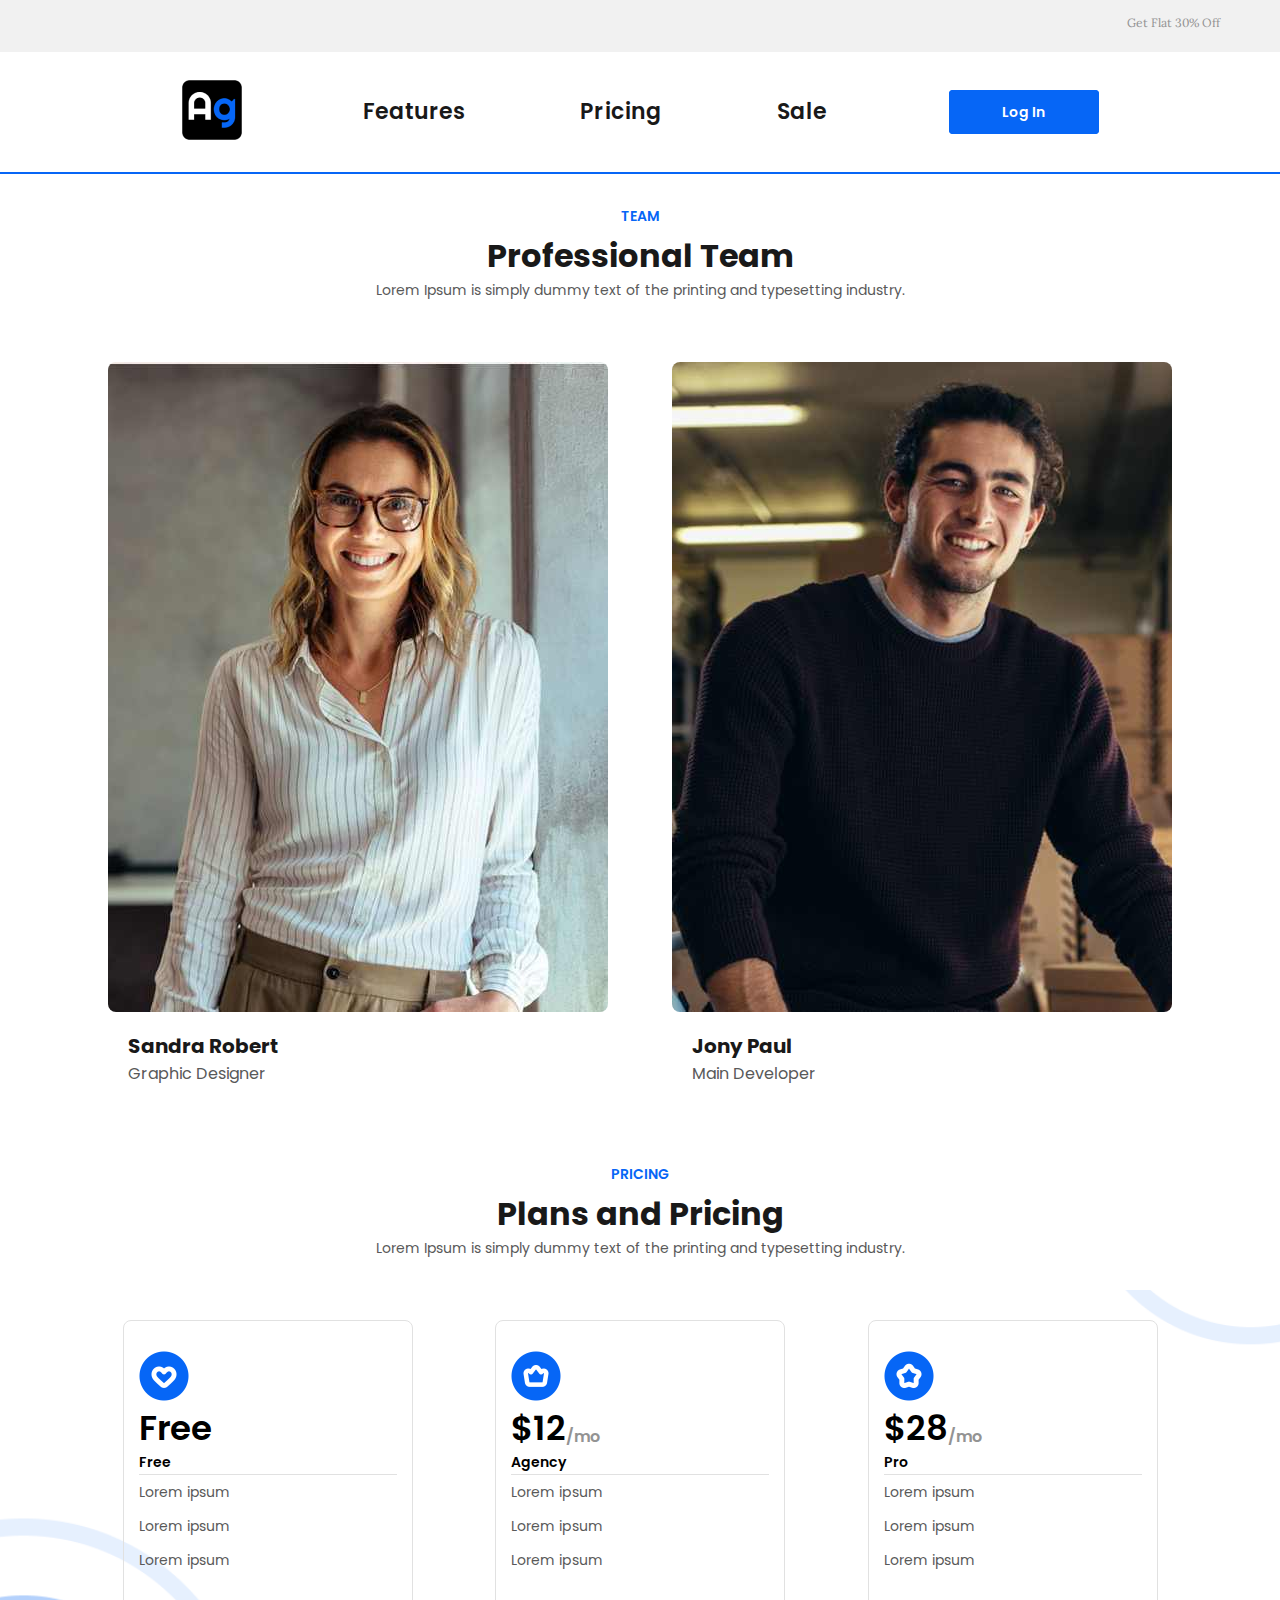
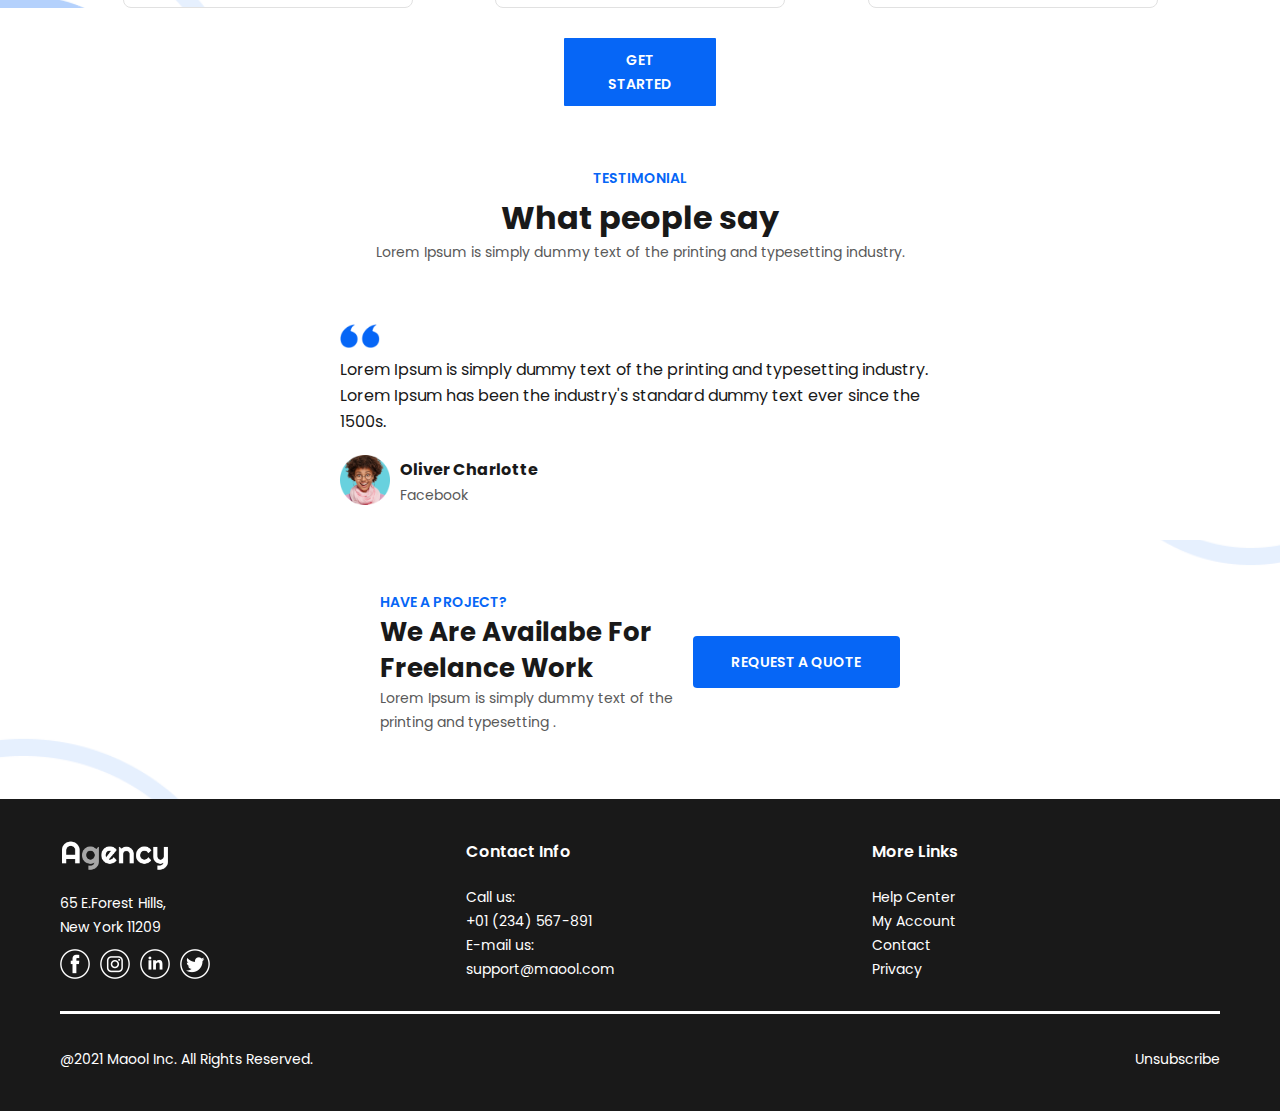
<file: pricing.html>
<!DOCTYPE html>
<html lang="en">
  <head>
    <meta charset="UTF-8" />
    <meta name="viewport" content="width=device-width, initial-scale=1.0" />
    <meta http-equiv="X-UA-Compatible" content="ie=edge" />
    <title>Document</title>
    <link rel="stylesheet" href="css/normalize.css" />
    <link rel="stylesheet" href="css/style.css" />
  </head>
  <body>
    <section class="preheader">
      <div class="container">
        <div class="preheader__inner">
          <p>Get Flat 30% Off</p>
        </div>
      </div>
    </section>
    <header class="header">
      <div class="container">
        <div class="header__inner">
          <div class="header__logo">
            <a class="header__link" href="#">
              <img class="header__link-img" src="images/logo.png" alt="logo" />
            </a>
          </div>
          <div class="header__menu">
            <a href="index.html">Features</a>
            <a href="#">Pricing</a>
            <a href="sale.html">Sale</a>
          </div>
          <div class="header__btn">
            <button type="button" class="header__btn">Log In</button>
          </div>
        </div>
      </div>
      <div class="header__line"></div>
    </header>
    <section class="services">
      <div class="container">
        <div class="services__inner">
          <div class="services__title">Team</div>
          <div class="services__maintext">Professional Team</div>
          <div class="services__text">
            Lorem Ipsum is simply dummy text of the printing and typesetting
            industry.
          </div>
        </div>
      </div>
    </section>
    <section class="teampics">
      <div class="container">
        <div class="teampics__inner">
          <div class="teampics__item1">
            <div class="teampics__pic1 scrollreveal">
              <img src="images/team-first.png" alt="Sandra Robert" />
            </div>
            <div class="teampics__textblock1 scrollreveal">
              <div class="teampics__maintext">Sandra Robert</div>
              <div class="teampics__text">Graphic Designer</div>
            </div>
          </div>
          <div class="teampics__item2">
            <div class="teampics__pic2 scrollreveal">
              <img src="images/team-second.png" alt="Jony Paul" />
            </div>
            <div class="teampics__textblock2 scrollreveal">
              <div class="teampics__maintext">Jony Paul</div>
              <div class="teampics__text">Main Developer</div>
            </div>
          </div>
        </div>
      </div>
    </section>
    <section class="services">
      <div class="container">
        <div class="services__inner">
          <div class="services__title">Pricing</div>
          <div class="services__maintext">Plans and Pricing</div>
          <div class="services__text">
            Lorem Ipsum is simply dummy text of the printing and typesetting
            industry.
          </div>
        </div>
      </div>
    </section>
    <section class="pricetable">
      <div class="container">
        <div class="pricetable__inner">
          <div class="pricetable__item">
            <div class="pricetable__item__plan">
              <img src="images/pricelistimg-3.png" alt="" />
              <div class="pricelist__firstnum">Free</div>
              <div class="pricetable__item__plan__name">Free</div>
            </div>
            <div class="pricetable__item__divider"></div>
            <div class="pricetable__item__info">
              <div class="pricetable__item__info__text">Lorem ipsum</div>
              <div class="pricetable__item__info__text">Lorem ipsum</div>
              <div class="pricetable__item__info__text">Lorem ipsum</div>
            </div>
          </div>
          <div class="pricetable__item">
            <div class="pricetable__item__plan">
              <img src="images/pricelistimg-2.png" alt="" />
              <div class="pricetable__item__plan__price">
                <div class="pricelist__pricenum">
                  <div class="pricelist__firstnum">$12</div>
                  <div class="pricelist__secnum">/mo</div>
                </div>
              </div>
              <div class="pricetable__item__plan__name">Agency</div>
            </div>
            <div class="pricetable__item__divider"></div>
            <div class="pricetable__item__info">
              <div class="pricetable__item__info__text">Lorem ipsum</div>
              <div class="pricetable__item__info__text">Lorem ipsum</div>
              <div class="pricetable__item__info__text">Lorem ipsum</div>
            </div>
          </div>
          <div class="pricetable__item">
            <div class="pricetable__item__plan">
              <img src="images/pricelistimg-1.png" alt="" />
              <div class="pricetable__item__plan__price">
                <div class="pricelist__pricenum">
                  <div class="pricelist__firstnum">$28</div>
                  <div class="pricelist__secnum">/mo</div>
                </div>
              </div>
              <div class="pricetable__item__plan__name">Pro</div>
            </div>
            <div class="pricetable__item__divider"></div>
            <div class="pricetable__item__info">
              <div class="pricetable__item__info__text">Lorem ipsum</div>
              <div class="pricetable__item__info__text">Lorem ipsum</div>
              <div class="pricetable__item__info__text">Lorem ipsum</div>
            </div>
          </div>
        </div>
      </div>
    </section>
    <section class="getstarted">
      <div class="container">
        <button class="getstarted__button">Get started</button>
      </div>
    </section>
    <section class="services">
      <div class="container">
        <div class="services__inner">
          <div class="services__title">Testimonial</div>
          <div class="services__maintext">What people say</div>
          <div class="services__text">
            Lorem Ipsum is simply dummy text of the printing and typesetting
            industry.
          </div>
        </div>
      </div>
    </section>
    <section class="comment">
      <div class="container">
        <div class="comment__inner">
          <div class="comment__pic">
            <img src="images/comment-pic.png" alt="" />
          </div>
          <div class="comment__text">
            Lorem Ipsum is simply dummy text of the printing and typesetting
            industry. Lorem Ipsum has been the industry's standard dummy text
            ever since the 1500s.
          </div>
          <div class="comment__account">
            <div class="comment__avatar">
              <img src="images/comment-avatar.png" alt="" />
            </div>
            <div class="comment__info">
              <div class="comment__accountname">Oliver Charlotte</div>
              <div class="comment__facebook">Facebook</div>
            </div>
          </div>
        </div>
      </div>
    </section>
    <section class="quote">
      <div class="container">
        <div class="quote__inner">
          <div class="quote__article scrollreveal">
            <div class="quote__title">Have a project?</div>
            <div class="quote__maintext">
              We Are Availabe For Freelance Work
            </div>
            <div class="quote__text">
              Lorem Ipsum is simply dummy text of the printing and typesetting .
            </div>
          </div>
          <div class="quote__button scrollreveal">
            <button class="quote__btn">Request a quote</button>
          </div>
        </div>
      </div>
    </section>
    <footer class="footer">
      <div class="container">
        <div class="footer__inner">
          <div class="footer__maintext">
            <div class="footer__item">
              <div class="footer__logo">
                <img src="images/footer-logo.png" alt="" />
              </div>
              <div class="footer__address">
                65 E.Forest Hills, <br />New York 11209
              </div>
              <div class="footer__socials">
                <img src="images/socials-facebook.png" alt="Facebook" />
                <img src="images/socials-instagram.png" alt="Instagram" />
                <img src="images/socials-linkedin.png" alt="Linked-In" />
                <img src="images/socials-twitter.png" alt="Twitter" />
              </div>
            </div>
            <div class="footer__item">
              <div class="footer__contactinfo">Contact Info</div>
              <div class="footer__contactaddress">
                Call us: <br />+01 (234) 567-891 <br />E-mail us:
                <br />support@maool.com
              </div>
            </div>
            <div class="footer__item">
              <div class="footer__morelinks">More Links</div>
              <div class="footer__links">
                Help Center <br />My Account <br />Contact <br />Privacy
              </div>
            </div>
          </div>
          <div class="divider"></div>
          <div class="footer__rights">
            <div class="footer__rightstext">
              @2021 Maool Inc. All Rights Reserved.
            </div>
            <div class="footer__subscribe">Unsubscribe</div>
          </div>
        </div>
      </div>
    </footer>
    <script src="https://ajax.googleapis.com/ajax/libs/jquery/3.4.1/jquery.min.js"></script>
    <script src="js/main.js"></script>
  </body>
</html>
</file>
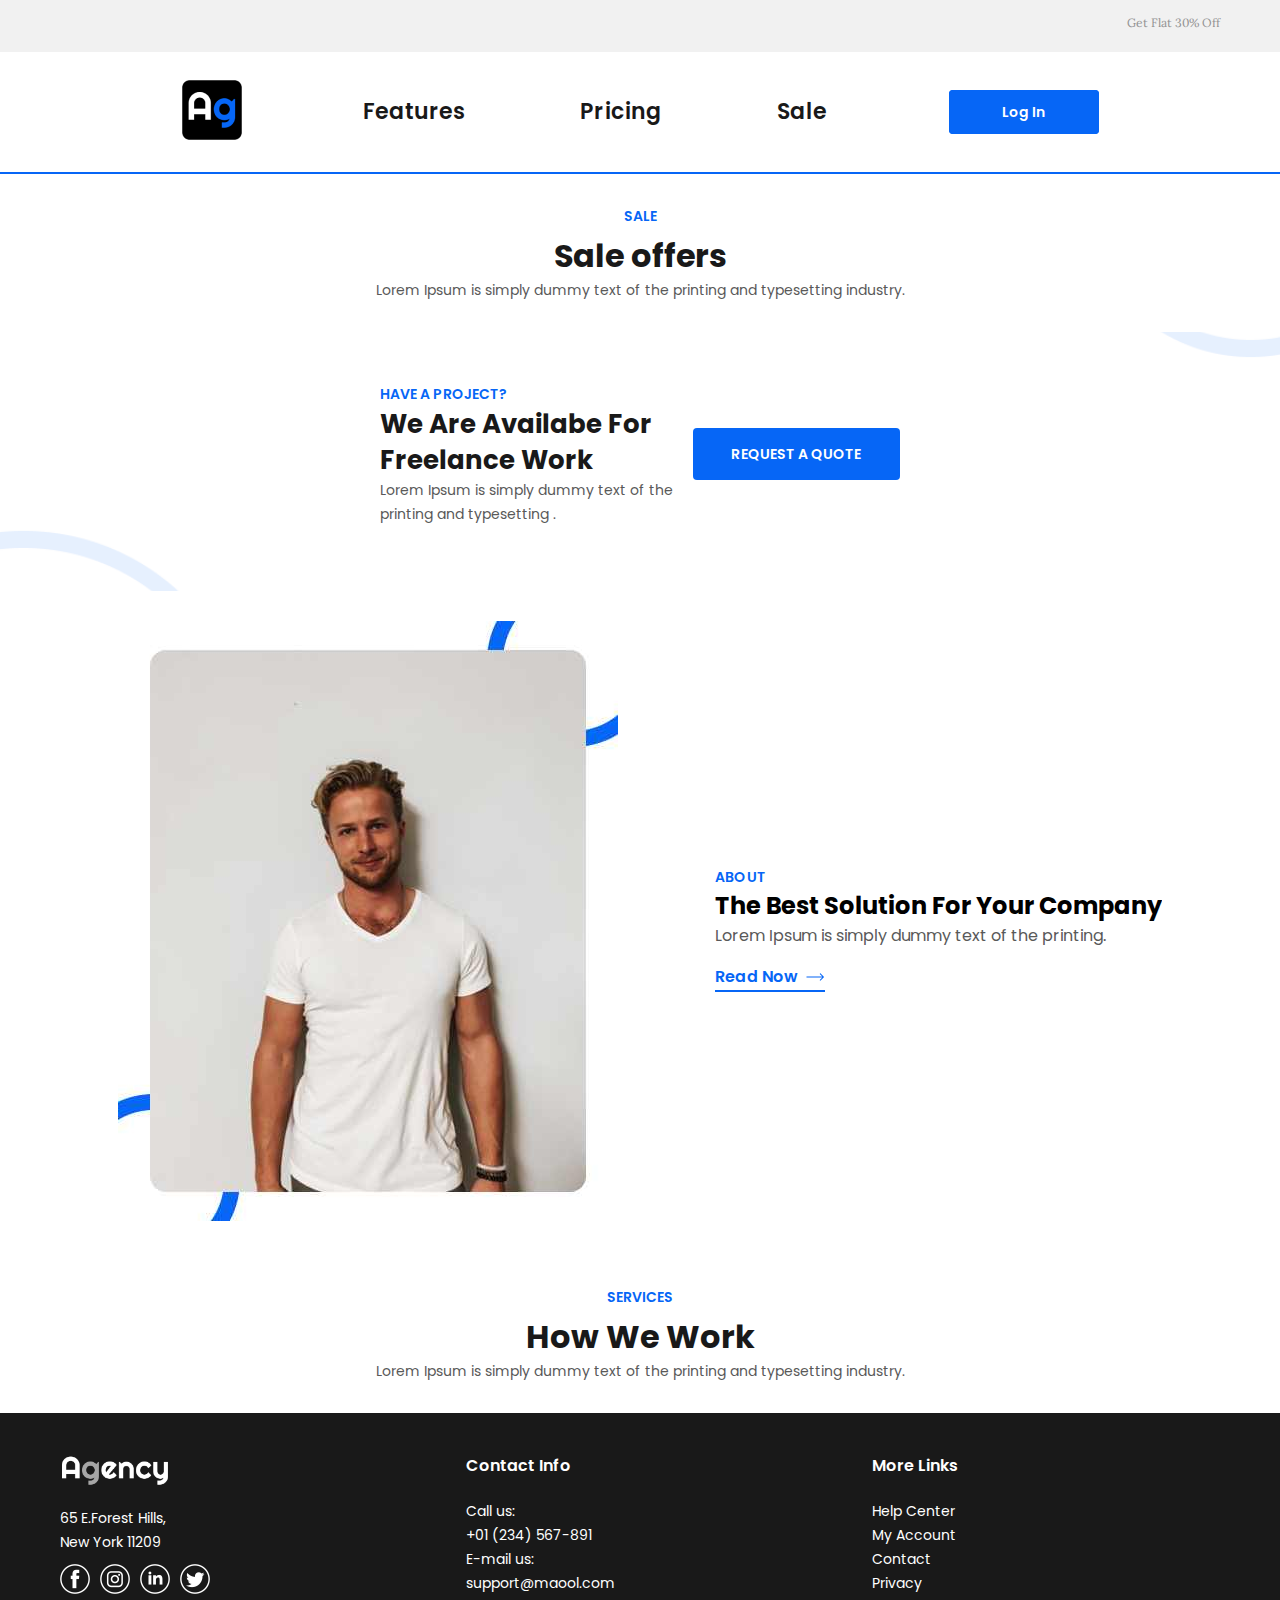
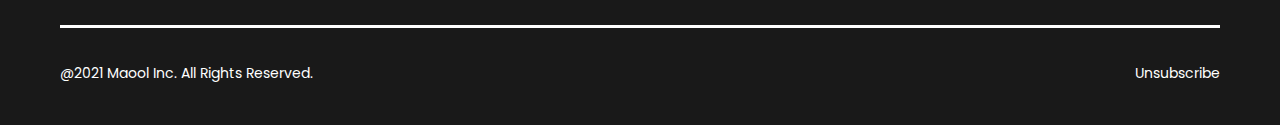
<file: sale.html>
<!DOCTYPE html>
<html lang="en">
  <head>
    <meta charset="UTF-8" />
    <meta name="viewport" content="width=device-width, initial-scale=1.0" />
    <meta http-equiv="X-UA-Compatible" content="ie=edge" />
    <title>Document</title>
    <link rel="stylesheet" href="css/normalize.css" />
    <link rel="stylesheet" href="css/style.css" />
  </head>
  <body>
    <section class="preheader">
      <div class="container">
        <div class="preheader__inner">
          <p>Get Flat 30% Off</p>
        </div>
      </div>
    </section>
    <header class="header">
      <div class="container">
        <div class="header__inner">
          <div class="header__logo">
            <a class="header__link" href="#">
              <img class="header__link-img" src="images/logo.png" alt="logo" />
            </a>
          </div>
          <div class="header__menu">
            <a href="index.html">Features</a>
            <a href="pricing.html">Pricing</a>
            <a href="#">Sale</a>
          </div>
          <div class="header__btn">
            <button type="button" class="header__btn">Log In</button>
          </div>
        </div>
      </div>
      <div class="header__line"></div>
    </header>
    <section class="services">
      <div class="container">
        <div class="services__inner">
          <div class="services__title">Sale</div>
          <div class="services__maintext">Sale offers</div>
          <div class="services__text">
            Lorem Ipsum is simply dummy text of the printing and typesetting
            industry.
          </div>
        </div>
      </div>
    </section>
    <section class="quote">
      <div class="container">
        <div class="quote__inner">
          <div class="quote__article scrollreveal">
            <div class="quote__title">Have a project?</div>
            <div class="quote__maintext">
              We Are Availabe For Freelance Work
            </div>
            <div class="quote__text">
              Lorem Ipsum is simply dummy text of the printing and typesetting .
            </div>
          </div>
          <div class="quote__button scrollreveal">
            <button class="quote__btn">Request a quote</button>
          </div>
        </div>
      </div>
    </section>
    <section class="about">
      <div class="container">
        <div class="about__inner">
          <div class="about__img scrollreveal">
            <img src="images/about-img.png" alt="about" />
          </div>
          <div class="about__article scrollreveal">
            <div class="about__title">About</div>
            <div class="about__maintext">
              The Best Solution For Your Company
            </div>
            <div class="about__text">
              Lorem Ipsum is simply dummy text of the printing.
            </div>
            <div class="about__readnow">
              <div class="about__rn">
                <a class="rn__href" href="#">Read Now</a>
              </div>
              <div class="about__lineimg">
                <a href="#"><img src="images/arrow.svg" alt="" /></a>
              </div>
            </div>
            <div class="about__line">
              <a href="#"><div class="line"></div></a>
            </div>
          </div>
        </div>
      </div>
    </section>
    <section class="services scrollreveal">
      <div class="container">
        <div class="services__inner">
          <div class="services__title">Services</div>
          <div class="services__maintext">How We Work</div>
          <div class="services__text">
            Lorem Ipsum is simply dummy text of the printing and typesetting
            industry.
          </div>
        </div>
      </div>
    </section>
    <footer class="footer">
      <div class="container">
        <div class="footer__inner">
          <div class="footer__maintext">
            <div class="footer__item">
              <div class="footer__logo">
                <img src="images/footer-logo.png" alt="" />
              </div>
              <div class="footer__address">
                65 E.Forest Hills, <br />New York 11209
              </div>
              <div class="footer__socials">
                <img src="images/socials-facebook.png" alt="Facebook" />
                <img src="images/socials-instagram.png" alt="Instagram" />
                <img src="images/socials-linkedin.png" alt="Linked-In" />
                <img src="images/socials-twitter.png" alt="Twitter" />
              </div>
            </div>
            <div class="footer__item">
              <div class="footer__contactinfo">Contact Info</div>
              <div class="footer__contactaddress">
                Call us: <br />+01 (234) 567-891 <br />E-mail us:
                <br />support@maool.com
              </div>
            </div>
            <div class="footer__item">
              <div class="footer__morelinks">More Links</div>
              <div class="footer__links">
                Help Center <br />My Account <br />Contact <br />Privacy
              </div>
            </div>
          </div>
          <div class="divider"></div>
          <div class="footer__rights">
            <div class="footer__rightstext">
              @2021 Maool Inc. All Rights Reserved.
            </div>
            <div class="footer__subscribe">Unsubscribe</div>
          </div>
        </div>
      </div>
    </footer>
    <script src="https://ajax.googleapis.com/ajax/libs/jquery/3.4.1/jquery.min.js"></script>
    <script src="js/main.js"></script>
  </body>
</html>
</file>
<file: css/style.css>
@font-face {
  font-family: "Lora-BoldItalic";
  font-weight: 700;
  font-style: italic;
  src: url("../fonts/Lora-BoldItalic.woff2") format("woff2"), url("../fonts/Lora-BoldItalic.woff") format("woff");
}
@font-face {
  font-family: "Lora-Regular";
  font-weight: 400;
  font-style: normal;
  src: url("../fonts/Lora-Regular.woff2") format("woff2"), url("../fonts/Lora-Regular.woff") format("woff");
}
@font-face {
  font-family: "Poppins-Bold";
  font-weight: 700;
  font-style: normal;
  src: url("../fonts/Poppins-Bold.woff2") format("woff2"), url("../fonts/Poppins-Bold.woff") format("woff");
}
@font-face {
  font-family: "Poppins-Regular";
  font-weight: 400;
  font-style: normal;
  src: url("../fonts/Poppins-Regular.woff2") format("woff2"), url("../fonts/Poppins-Regular.woff") format("woff");
}
@font-face {
  font-family: "Poppins-SemiBold";
  font-weight: 600;
  font-style: normal;
  src: url("../fonts/Poppins-SemiBold.woff2") format("woff2"), url("../fonts/Poppins-SemiBold.woff") format("woff");
}
html {
  box-sizing: border-box;
  min-width: 52px;
}

h1,
h2,
h3,
h4,
h5,
h6 {
  margin: 0;
}

*,
*::after,
*::before {
  box-sizing: inherit;
}

body {
  min-width: 320px;
  overflow-x: hidden;
}

a:link {
  text-decoration: none;
}

a:visited {
  text-decoration: none;
  color: #000;
}

a:hover {
  text-decoration: none;
}

a:active {
  text-decoration: none;
}

.container {
  padding: 0 40px;
}

.preheader {
  background-color: #f1f1f1;
  min-height: 52px;
  display: flex;
  justify-content: flex-end;
}
.preheader__inner {
  color: #939393;
  font-family: "Lora-Regular", "Arial", "sans-serif";
  font-size: 12px;
  font-style: normal;
  font-weight: 400;
  line-height: 22px;
}

.header {
  display: flex;
  flex-direction: column;
  overflow: hidden;
  background-color: #fff;
  z-index: 1;
}
.header__inner {
  display: flex;
  flex-direction: row;
  min-height: 120px;
  justify-content: space-evenly;
  align-items: center;
}
.header__logo {
  height: 100%;
  width: auto;
  display: flex;
  justify-content: center;
}
.header__menu {
  font-family: "Poppins-SemiBold", "Arial", "sans-serif";
  font-size: 14px;
  font-style: normal;
  font-weight: 600;
  line-height: 24px;
  letter-spacing: 0.07px;
  text-decoration: none;
  display: flex;
  justify-content: space-between;
  min-width: 40%;
}
.header__menu a {
  max-height: 24px;
  color: #191919;
}
.header__btn {
  width: 90px;
  height: 44px;
  border-radius: 4px;
  background-color: #0666f6;
  border: none;
  color: #fff;
  font-family: "Poppins-SemiBold", "Arial", "sans-serif";
  font-size: 14px;
  font-style: normal;
  font-weight: 600;
  line-height: 24px;
  letter-spacing: 0.07px;
}
.header__line {
  height: 2px;
  background-color: #0666f6;
  width: 100%;
}

.header__burgerbtn {
  width: 90px;
  height: 44px;
  border-radius: 4px;
  background-color: #0666f6;
  border: none;
  color: #fff;
  font-family: "Poppins-SemiBold", "Arial", "sans-serif";
  font-size: 14px;
  font-style: normal;
  font-weight: 600;
  line-height: 24px;
  letter-spacing: 0.07px;
}

.sticky {
  position: fixed;
  top: 0;
  width: 100%;
}

.stickyburger {
  position: fixed;
  top: -14px;
}

.topslider {
  background-image: url(../images/top-slider.png);
  background-repeat: no-repeat;
  background-position: bottom;
  background-size: cover;
  min-height: 550px;
  overflow: hidden;
  background-attachment: fixed;
  z-index: 0;
}
.topslider__inner {
  display: flex;
  flex-direction: column;
  gap: 10px;
}
.topslider__item {
  color: #191919;
  text-align: center;
  display: flex;
  justify-content: center;
}
.topslider__maintext {
  padding-top: 80px;
  font-family: "Poppins-Bold";
  font-size: 36px;
  font-style: normal;
  font-weight: 700;
  line-height: 46px;
  max-width: 385px;
}
.topslider__text {
  font-family: "Poppins-Regular";
  font-size: 16px;
  font-style: normal;
  font-weight: 400;
  line-height: 26px;
  max-width: 285px;
  padding-top: 10px;
}
.topslider__img {
  height: 60px;
  width: 60px;
  margin-top: 30px;
}

.about {
  min-height: 300px;
  overflow: hidden;
}
.about__inner {
  padding: 30px 0;
  display: flex;
  justify-content: space-evenly;
  flex-direction: row;
  align-items: center;
}
.about__img img {
  width: 100%;
  height: auto;
  flex-shrink: 0;
  border-radius: 4px;
}
.about__article {
  display: grid;
  align-content: center;
  padding: 40px 0 30px 40px;
  overflow: hidden;
}
.about__title {
  color: #0666f6;
  font-family: "Poppins-SemiBold";
  font-size: 14px;
  font-style: normal;
  font-weight: 600;
  line-height: 24px;
  letter-spacing: 0.07px;
  text-transform: uppercase;
}
.about__maintext {
  font-family: "Poppins-Bold";
  font-size: 24px;
  font-style: normal;
  font-weight: 700;
  line-height: 34px;
  flex-shrink: 0;
}
.about__text {
  color: #595959;
  font-family: "Poppins-Regular";
  font-size: 16px;
  font-style: normal;
  font-weight: 400;
  line-height: 26px;
}
.about__readnow {
  display: flex;
  align-items: center;
  padding-top: 15px;
}
.about__rn a {
  color: #0666f6;
  font-family: "Poppins-SemiBold";
  font-size: 16px;
  font-style: normal;
  font-weight: 600;
  line-height: 26px;
  letter-spacing: 0.08px;
}
.about__lineimg {
  padding-left: 8px;
}
.about__line {
  width: 110px;
  height: 2px;
  background-color: #0666f6;
}

.rating {
  max-height: 143px;
  padding: 30px 0;
}
.rating__inner {
  display: grid;
  justify-items: center;
}

.rating__first,
.rating__second,
.rating__third {
  font-family: "Lora-Regular", "Arial", "sans-serif";
  font-size: 42px;
  font-style: italic;
  font-weight: 700;
  line-height: 52px;
}

.comm__first,
.comm__second,
.comm__third {
  font-family: "Poppins-SemiBold";
  font-size: 16px;
  font-style: normal;
  font-weight: 600;
  line-height: 26px;
}

.rating__first {
  height: 52px;
  grid-row: 1;
}

.comm__first {
  grid-row: 2;
}

.rating__second {
  height: 52px;
  grid-row: 1;
}

.comm__second {
  grid-row: 2;
}

.rating__third {
  height: 52px;
  grid-row: 1;
}

.comm__third {
  grid-row: 2;
}

.services__inner,
.pricing__inner,
.team__inner,
.testimonal__inner,
.updated__inner {
  padding: 30px 0;
  display: grid;
  justify-items: center;
  justify-content: center;
}
.services__title,
.pricing__title,
.team__title,
.testimonal__title,
.updated__title {
  color: #0666f6;
  text-align: center;
  font-family: "Poppins-SemiBold";
  font-size: 14px;
  font-style: normal;
  font-weight: 700;
  line-height: 24px;
  text-transform: uppercase;
  padding-bottom: 7px;
}
.services__maintext,
.pricing__maintext,
.team__maintext,
.testimonal__maintext,
.updated__maintext {
  color: #191919;
  text-align: center;
  font-family: "Poppins-Bold";
  font-size: 32px;
  font-style: normal;
  font-weight: 700;
  line-height: 42px;
  padding-bottom: 1px;
}
.services__text,
.pricing__text,
.team__text,
.testimonal__text,
.updated__text {
  color: #595959;
  font-family: "Poppins-Regular";
  font-size: 14px;
  font-style: normal;
  font-weight: 400;
  line-height: 24px;
  text-align: center;
  margin: 0 100px 0 100px;
}

.pricetable {
  background-image: url(../images/mid-slider.png);
  background-repeat: no-repeat;
  background-position: center center;
  background-size: cover;
}
.pricetable__inner {
  padding-top: 30px;
  display: flex;
  flex-direction: row;
  gap: 20px;
  align-items: center;
  justify-content: space-evenly;
  flex-wrap: wrap;
}
.pricetable__item {
  min-width: 25%;
  padding: 30px 15px;
  border: 1px solid #e1e1e1;
  border-radius: 8px;
}
.pricetable__item__divider {
  height: 1px;
  background-color: #e1e1e1;
}
.pricetable__item__plan__name {
  font-family: "Poppins-SemiBold";
  font-size: 14px;
  font-style: normal;
  font-weight: 600;
  line-height: 24px;
}
.pricetable__item__info {
  font-family: "Poppins-SemiBold", "Arial", "sans-serif";
  font-size: 14px;
  font-style: normal;
  font-weight: 600;
  line-height: 24px;
  letter-spacing: 0.07px;
}
.pricetable__item__info__text {
  color: #595959;
  font-family: "Poppins-Regular";
  font-size: 14px;
  font-style: normal;
  font-weight: 400;
  line-height: 34px;
}

.getstarted {
  padding: 30px 0;
  display: flex;
  flex-direction: column;
  align-items: center;
}
.getstarted__button {
  border-radius: 1px;
  background-color: #0666f6;
  width: 152px;
  padding: 10px 30px;
  gap: 8px;
  flex-shrink: 0;
  border: none;
  text-align: center;
  color: #fff;
  font-family: "Poppins-SemiBold", "Arial", "sans-serif";
  font-size: 14px;
  font-style: normal;
  font-weight: 600;
  line-height: 24px; /* 171.429% */
  letter-spacing: 0.07px;
  text-transform: uppercase;
}

.serviceitems {
  display: flex;
  flex-direction: column;
  justify-content: space-evenly;
  align-items: center;
}
.serviceitems__inner {
  display: flex;
  flex-direction: row;
  align-items: flex-start;
  padding: 30px 0;
  min-height: 151px;
  justify-content: space-evenly;
  gap: 20px;
}

.service__logo1 img, .service__logo2 img, .service__logo3 img {
  height: 50px;
  width: 50px;
}
.service__title1, .service__title2, .service__title3 {
  padding-top: 20px;
  font-family: "Poppins-Bold";
  font-size: 18px;
  font-style: normal;
  font-weight: 700;
  line-height: 28px;
}
.service__text1, .service__text2, .service__text3 {
  padding-top: 5px;
  color: #595959;
  font-family: "Poppins-Regular";
  font-size: 14px;
  font-style: normal;
  font-weight: 400;
  line-height: 24px;
}

.servicearticle {
  min-height: 300px;
}
.servicearticle__inner {
  padding: 30px 0;
  display: flex;
  justify-content: space-evenly;
  flex-direction: row-reverse;
  align-items: center;
}
.servicearticle__img img {
  width: 100%;
  height: auto;
  flex-shrink: 0;
  border-radius: 4px;
  padding-left: 20px;
}
.servicearticle__article {
  display: grid;
  align-content: center;
  padding: 40px 0 53px 18px;
}
.servicearticle__title {
  color: #0666f6;
  font-family: "Poppins-Bold";
  font-size: 14px;
  font-style: normal;
  font-weight: 700;
  line-height: 24px;
  letter-spacing: 0.07px;
  text-transform: uppercase;
}
.servicearticle__maintext {
  font-family: "Poppins-Bold";
  font-size: 24px;
  font-style: normal;
  font-weight: 700;
  line-height: 34px;
  flex-shrink: 0;
}
.servicearticle__text {
  color: #595959;
  font-family: "Poppins-Regular";
  font-size: 16px;
  font-style: normal;
  font-weight: 400;
  line-height: 26px;
}
.servicearticle__readnow {
  display: flex;
  align-items: center;
  padding-top: 15px;
}
.servicearticle__rn a {
  color: #0666f6;
  font-family: "Poppins-SemiBold";
  font-size: 16px;
  font-style: normal;
  font-weight: 600;
  line-height: 26px;
  letter-spacing: 0.08px;
}
.servicearticle__lineimg {
  padding-left: 8px;
}
.servicearticle__line {
  width: 110px;
  height: 2px;
  background-color: #0666f6;
}

.pricelist__inner {
  padding: 30px 0;
  display: flex;
  flex-direction: column;
}
.pricelist__first {
  display: flex;
  min-height: 144px;
  justify-content: space-evenly;
}
.pricelist__second {
  display: flex;
  margin-top: 40px;
  min-height: 144px;
  justify-content: space-evenly;
}
.pricelist__features {
  display: flex;
  flex-direction: column;
  justify-content: space-between;
}
.pricelist__description {
  display: flex;
  flex-direction: column;
  min-width: 100%;
}
.pricelist__title {
  font-family: "Poppins-Bold";
  font-size: 18px;
  font-style: normal;
  font-weight: 700;
  line-height: 28px;
  text-transform: uppercase;
  margin-bottom: 5px;
}
.pricelist__logo img {
  width: 60px;
  height: 60px;
}
.pricelist__list {
  display: flex;
  flex-direction: column;
  justify-content: center;
}
.pricelist__list img {
  width: 16px;
  height: 16px;
}
.pricelist__list {
  color: #595959;
  font-family: "Poppins-Regular";
  font-size: 14px;
  font-style: normal;
  font-weight: 400;
  line-height: 24px;
}
.pricelist__item {
  display: flex;
  flex-direction: row;
  align-items: center;
  justify-content: space-between;
  gap: 10px;
}
.pricelist__check {
  display: flex;
  align-items: center;
}
.pricelist__line {
  width: 123px;
  height: 2px;
  background-color: #0666f6;
}
.pricelist__price {
  display: flex;
  flex-direction: column;
  justify-content: center;
}
.pricelist__pricenum {
  display: flex;
  flex-direction: row;
  align-items: flex-end;
}
.pricelist__explorenow {
  display: flex;
  flex-direction: row;
  align-items: center;
}
.pricelist__en a {
  color: #0666f6;
  font-family: "Poppins-SemiBold";
  font-size: 16px;
  font-style: normal;
  font-weight: 600;
  line-height: 26px;
  letter-spacing: 0.08px;
  padding-right: 8px;
}
.pricelist__firstnum,
.pricelist .pricetable__item__plan__price {
  font-family: "Poppins-SemiBold";
  font-size: 34px;
  font-style: normal;
  font-weight: 600;
  line-height: 44px;
}
.pricelist__secnum {
  color: #939393;
  font-family: "Poppins-SemiBold";
  font-size: 16px;
  font-style: normal;
  font-weight: 600;
  line-height: 26px;
}

.spacer {
  min-height: 30px;
  background-color: #fff;
}

.quote {
  background-image: url(../images/mid-slider.png);
  background-repeat: no-repeat;
  background-position: center center;
  background-size: cover;
  min-height: 259px;
  display: flex;
  align-items: center;
  justify-content: space-between;
  flex-direction: column;
}
.quote__inner {
  padding: 50px 0;
  display: flex;
  flex-direction: row;
  align-items: center;
  min-height: 159px;
}
.quote__article {
  max-width: 313px;
}
.quote__title {
  color: #0666f6;
  font-family: "Poppins-SemiBold";
  font-size: 14px;
  font-style: normal;
  font-weight: 600;
  line-height: 24px;
  letter-spacing: 0.07px;
  text-transform: uppercase;
}
.quote__maintext {
  color: #191919;
  font-family: "Poppins-Bold";
  font-size: 26px;
  font-style: normal;
  font-weight: 700;
  line-height: 36px;
}
.quote__text {
  color: #595959;
  font-family: "Poppins-Regular";
  font-size: 14px;
  font-style: normal;
  font-weight: 400;
  line-height: 24px;
}
.quote__button {
  display: flex;
  align-items: center;
}
.quote__btn {
  height: 52px;
  width: 207px;
  background-color: #0666f6;
  border: none;
  color: #fff;
  border-radius: 4px;
  text-align: center;
  font-family: "Poppins-SemiBold";
  font-size: 14px;
  font-style: normal;
  font-weight: 600;
  line-height: 24px;
  letter-spacing: 0.07px;
  text-transform: uppercase;
}

.teampics {
  min-height: 75%;
}
.teampics__inner {
  padding: 30px 0;
  display: flex;
  flex-direction: row;
  justify-content: space-evenly;
  gap: 15px;
}
.teampics__item {
  display: flex;
  flex-direction: column;
  margin-right: 5px;
  border: 1px solid #e1e1e1;
  border-radius: 8px;
}
.teampics__pic1 img, .teampics__pic2 img {
  width: 100%;
  height: auto;
  border-radius: 8px;
}
.teampics__textblock1, .teampics__textblock2 {
  padding: 15px 0px 15px 20px;
}
.teampics__maintext {
  color: #191919;
  font-family: "Poppins-Bold";
  font-size: 20px;
  font-style: normal;
  font-weight: 700;
  line-height: 30px;
}
.teampics__text {
  color: #595959;
  font-family: "Poppins-Regular";
  font-size: 16px;
  font-style: normal;
  font-weight: 400;
  line-height: 26px;
}

.comment {
  padding: 30px 0;
  display: flex;
  flex-direction: column;
  align-items: center;
}
.comment__inner {
  display: flex;
  flex-direction: column;
  max-width: 600px;
  justify-content: center;
}
.comment__pic img {
  width: 40px;
  height: 24px;
}
.comment__text {
  margin-top: 5px;
  color: #191919;
  font-family: "Poppins-Regular";
  font-size: 16px;
  font-style: normal;
  font-weight: 400;
  line-height: 26px;
}
.comment__account {
  display: flex;
  flex-direction: row;
  margin-top: 20px;
}
.comment__info {
  display: flex;
  flex-direction: column;
  justify-content: center;
  margin-left: 10px;
}
.comment__avatar img {
  width: 50px;
  height: 50px;
}
.comment__accountname {
  color: #191919;
  font-family: "Poppins-Bold";
  font-size: 16px;
  font-style: normal;
  font-weight: 700;
  line-height: 26px;
}
.comment__facebook {
  color: #595959;
  font-family: "Poppins-Regular";
  font-size: 14px;
  font-style: normal;
  font-weight: 400;
  line-height: 24px;
}

.costsarticle {
  min-height: 300px;
}
.costsarticle__inner {
  padding: 30px 0;
  display: flex;
  justify-content: space-evenly;
  flex-direction: row-reverse;
  align-items: center;
}
.costsarticle__img img {
  width: 100%;
  height: auto;
  flex-shrink: 0;
  border-radius: 4px;
  padding-left: 15px;
}
.costsarticle__article {
  display: grid;
  align-content: center;
  padding: 40px 0 53px 20px;
}
.costsarticle__title {
  color: #0666f6;
  font-family: "Poppins-Bold";
  font-size: 14px;
  font-style: normal;
  font-weight: 700;
  line-height: 24px;
  letter-spacing: 0.07px;
  text-transform: uppercase;
}
.costsarticle__maintext {
  font-family: "Poppins-Bold";
  font-size: 24px;
  font-style: normal;
  font-weight: 700;
  line-height: 34px;
  flex-shrink: 0;
}
.costsarticle__text {
  color: #595959;
  font-family: "Poppins-Regular";
  font-size: 16px;
  font-style: normal;
  font-weight: 400;
  line-height: 26px;
}
.costsarticle__readnow {
  display: flex;
  align-items: center;
  padding-top: 15px;
}
.costsarticle__rn a {
  color: #0666f6;
  font-family: "Poppins-SemiBold";
  font-size: 16px;
  font-style: normal;
  font-weight: 600;
  line-height: 26px;
  letter-spacing: 0.08px;
}
.costsarticle__lineimg {
  padding-left: 8px;
}
.costsarticle__line {
  width: 115px;
  height: 2px;
  background-color: #0666f6;
}

.socials {
  padding: 50px 0;
  background-image: url(../images/aftermid-slider.png);
  background-repeat: no-repeat;
  background-position: center center;
  background-size: cover;
  min-height: 153px;
}
.socials__inner {
  display: flex;
  align-items: center;
  justify-content: space-between;
}
.socials__webflow img, .socials__facebook img, .socials__youtube img {
  width: 100%;
  height: auto;
}
.socials__webflow {
  margin-right: 30px;
}
.socials__youtube {
  margin-left: 30px;
}

.news {
  padding: 30px 0;
}
.news__inner {
  display: flex;
  flex-direction: row;
  justify-content: space-evenly;
}
.news__img {
  display: flex;
  align-items: center;
  justify-content: center;
}
.news__img img {
  width: 100%;
  height: auto;
  border-radius: 8px;
}
.news__date {
  color: #0666f6;
  font-family: "Poppins-SemiBold";
  font-size: 14px;
  font-style: normal;
  font-weight: 600;
  line-height: 24px;
  letter-spacing: 0.07px;
  padding-top: 15px;
}
.news__article {
  font-family: "Poppins-Bold";
  font-size: 20px;
  font-style: normal;
  font-weight: 700;
  line-height: 30px;
  padding-top: 10px;
}
.news__itemone {
  margin-right: 10px;
  display: flex;
  flex-direction: column;
}
.news__itemwto {
  margin-left: 10px;
  display: flex;
  flex-direction: column;
  align-items: center;
}

.appsarticle {
  min-height: 300px;
}
.appsarticle__inner {
  padding: 30px 0 0 0;
  display: flex;
  justify-content: space-evenly;
  flex-direction: row;
}
.appsarticle__img img {
  width: 100%;
  height: auto;
  flex-shrink: 0;
  border-radius: 4px;
}
.appsarticle__article {
  display: grid;
  align-content: center;
  padding: 40px 0 53px 18px;
}
.appsarticle__title {
  color: #0666f6;
  font-family: "Poppins-Bold";
  font-size: 14px;
  font-style: normal;
  font-weight: 700;
  line-height: 24px;
  letter-spacing: 0.07px;
  text-transform: uppercase;
}
.appsarticle__maintext {
  font-family: "Poppins-Bold";
  font-size: 24px;
  font-style: normal;
  font-weight: 700;
  line-height: 34px;
  flex-shrink: 0;
}
.appsarticle__text {
  color: #595959;
  font-family: "Poppins-Regular";
  font-size: 16px;
  font-style: normal;
  font-weight: 400;
  line-height: 26px;
}
.appsarticle__readnow {
  display: flex;
  flex-direction: column;
  align-items: flex-start;
  padding-top: 15px;
}
.appsarticle__rn a {
  color: #0666f6;
  font-family: "Poppins-SemiBold";
  font-size: 16px;
  font-style: normal;
  font-weight: 600;
  line-height: 26px;
  letter-spacing: 0.08px;
}
.appsarticle__lineimg {
  display: flex;
  flex-direction: row;
  padding-left: 8px;
}
.appsarticle__line {
  width: 145px;
  height: 2px;
  background-color: #0666f6;
}
.appsarticle__textimg {
  display: flex;
  flex-direction: row;
}

.footer {
  padding: 40px 0;
  background-color: #191919;
}
.footer__inner {
  display: flex;
  flex-direction: column;
}
.footer__item {
  display: flex;
  flex-direction: column;
  align-items: flex-start;
  min-width: 30%;
}
.footer__logo {
  display: flex;
}
.footer__logo img {
  width: 110px;
  height: 31px;
  padding: 0 auto;
}
.footer__maintext {
  display: flex;
  flex-direction: row;
  align-items: center;
  justify-content: space-between;
  flex-wrap: wrap;
}
.footer__socials {
  display: flex;
  flex-direction: row;
  gap: 0 10px;
  padding-top: 10px;
}
.footer__socials img {
  width: 30px;
  height: 30px;
}
.footer__contactinfo, .footer__morelinks {
  color: #fff;
  font-family: "Poppins-SemiBold";
  font-size: 16px;
  font-style: normal;
  font-weight: 600;
  line-height: 26px;
}
.footer__address, .footer__contactaddress, .footer__links, .footer__rights {
  color: #fff;
  font-family: "Poppins-Regular";
  font-size: 14px;
  font-style: normal;
  font-weight: 400;
  line-height: 24px;
}
.footer__logo, .footer__contactinfo, .footer__morelinks {
  margin-bottom: 20px;
}
.footer__rights {
  margin-top: 33px;
  display: flex;
  flex-direction: row;
  justify-content: space-between;
  flex-wrap: wrap;
}
.footer__subscribe {
  display: flex;
}

.divider {
  display: flex;
  align-self: center;
  margin-top: 30px;
  height: 3px;
  width: 100%;
  background-color: #fff;
}

@media (max-width: 470px) {
  .services__text {
    margin: 0;
  }
  .about__img img {
    display: none;
  }
  .about__article {
    display: flex;
    flex-direction: column;
    align-items: center;
    text-align: center;
    padding: 40px 0;
  }
}
@media (max-width: 570px) {
  .pricelist__logo {
    display: none;
  }
  .about__inner {
    flex-direction: column;
  }
  .about__img {
    display: flex;
    align-items: center;
  }
  .about__img img {
    width: 20rem;
  }
  .serviceitems__inner {
    flex-direction: column;
  }
  .quote__inner {
    flex-direction: column;
  }
  .quote__button {
    padding-top: 20px;
  }
  .quote__article {
    display: flex;
    flex-direction: column;
    align-items: center;
    text-align: center;
  }
}
@media (max-width: 440px) {
  .container {
    padding: 0;
  }
  .header__logo {
    display: none;
    justify-content: space-evenly;
  }
  .header__menu {
    min-width: 65%;
  }
  .top__slider__img {
    display: none;
  }
  .about__inner {
    padding: 30px 0;
  }
  .servicearticle__inner {
    display: flex;
    align-items: center;
    flex-direction: column;
  }
  .servicearticle__img {
    display: flex;
    align-items: center;
    flex-direction: column;
  }
  .servicearticle__img img {
    padding-left: 0;
    width: 60%;
  }
  .servicearticle__article {
    display: flex;
    flex-direction: column;
    padding: 40px 0;
    text-align: center;
    align-items: center;
  }
  .costsarticle__inner {
    flex-direction: column;
  }
  .costsarticle__article {
    display: flex;
    align-items: center;
    flex-direction: column;
    text-align: center;
    padding: 40px 0;
  }
  .quote__inner {
    display: flex;
    flex-direction: column;
    align-items: center;
  }
  .quote__article {
    display: flex;
    flex-direction: column;
    align-items: center;
    text-align: center;
  }
  .quote__button {
    padding-top: 20px;
  }
  .appsarticle__inner {
    flex-direction: column;
  }
  .appsarticle__article {
    padding: 40px 0;
    align-items: center;
    text-align: center;
  }
  .appsarticle__readnow {
    justify-content: center;
  }
  .appsarticle__line {
    text-align: center;
    display: flex;
    align-items: center;
    justify-content: center;
  }
  .footer__maintext {
    flex-direction: column;
    text-align: center;
  }
  .footer__item {
    display: flex;
    flex-direction: column;
    margin-top: 20px;
    padding-bottom: 10px;
    align-items: center;
  }
  .footer__logo img {
    align-self: center;
  }
  .footer__logo,
  .footer__contactinfo,
  .footer__morelinks {
    margin: 0;
  }
  .spacer {
    display: none;
  }
  .costsarticle__img img {
    padding: 0;
  }
}
@media (max-width: 410px) {
  .pricelist__check {
    display: none;
  }
  .container {
    padding: 0 15px;
  }
  .top__slider__text {
    display: none;
  }
}
@media (max-width: 500px) {
  .container {
    padding: 0 25px;
  }
}
@media (max-width: 600px) {
  .container {
    padding: 0 10px;
  }
}
@media (min-width: 700px) {
  .pre_header_inner {
    font-size: 14px;
  }
  .header__menu {
    font-size: 16px;
  }
  .header__btn {
    width: 120px;
  }
  .pricing__text {
    margin: 0;
  }
}
@media (min-width: 850px) {
  .container {
    padding: 0 60px;
  }
  .pre_header_inner {
    font-size: 20px;
  }
  .header__menu {
    font-size: 22px;
  }
  .header__btn {
    width: 150px;
  }
}
@media (min-width: 1400px) {
  .container {
    padding: 0 320px;
  }
}/*# sourceMappingURL=style.css.map */
</file>
